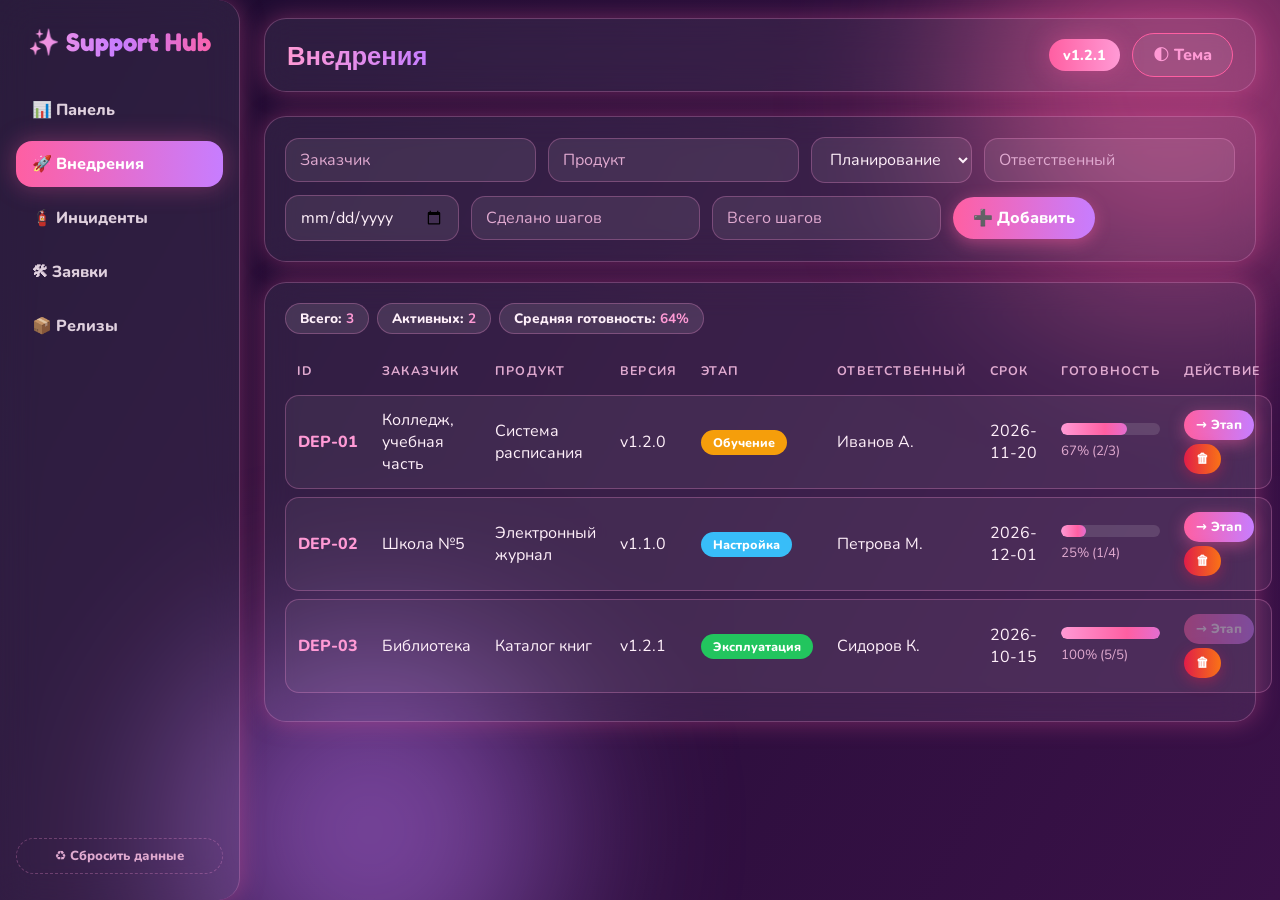
<file: deployments.html>
<!DOCTYPE html>
<html lang="ru">
<head>
  <meta charset="UTF-8">
  <meta name="viewport" content="width=device-width, initial-scale=1">
  <title>Smart Support Hub: Внедрения</title>
  <link rel="preconnect" href="https://fonts.googleapis.com">
  <link href="https://fonts.googleapis.com/css2?family=Fredoka:wght@500;700&family=Nunito:wght@400;700;800&display=swap" rel="stylesheet">
  <link rel="stylesheet" href="assets/css/style.css">
</head>
<body>
  <aside class="sidebar">
    <div class="logo">Support Hub</div>
    <nav>
      <a href="index.html">📊 Панель</a>
      <a href="deployments.html" class="active">🚀 Внедрения</a>
      <a href="incidents.html">🧯 Инциденты</a>
      <a href="maintenance.html">🛠 Заявки</a>
      <a href="releases.html">📦 Релизы</a>
    </nav>
  </aside>

  <div class="main">
    <header class="topbar">
      <h1>Внедрения</h1>
      <div>
        <span id="currentVersion">v1.2.1</span>
        <button id="themeButton">🌓 Тема</button>
      </div>
    </header>

    <main class="content">
      <form id="deploymentForm" class="card">
        <input id="client" placeholder="Заказчик">
        <input id="product" placeholder="Продукт">
        <select id="stage">
          <option value="planning">Планирование</option>
          <option value="setup">Настройка</option>
          <option value="training">Обучение</option>
          <option value="production">Эксплуатация</option>
        </select>
        <input id="owner" placeholder="Ответственный">
        <input id="plannedDate" type="date">
        <input id="done" type="number" min="0" placeholder="Сделано шагов">
        <input id="total" type="number" min="1" placeholder="Всего шагов">
        <button type="submit">➕ Добавить</button>
      </form>

      <div class="card">
        <div class="chips">
          <span class="chip">Всего: <b id="depTotal">0</b></span>
          <span class="chip">Активных: <b id="depActive">0</b></span>
          <span class="chip">Средняя готовность: <b id="depAvg">0%</b></span>
        </div>
        <table>
          <thead>
            <tr><th>ID</th><th>Заказчик</th><th>Продукт</th><th>Версия</th><th>Этап</th><th>Ответственный</th><th>Срок</th><th>Готовность</th><th>Действие</th></tr>
          </thead>
          <tbody id="deploymentTable"></tbody>
        </table>
      </div>
    </main>
  </div>

  <script src="assets/js/data.js"></script>
  <script src="assets/js/storage.js"></script>
  <script src="assets/js/utils.js"></script>
  <script src="assets/js/deployments.js"></script>
</body>
</html>
</file>
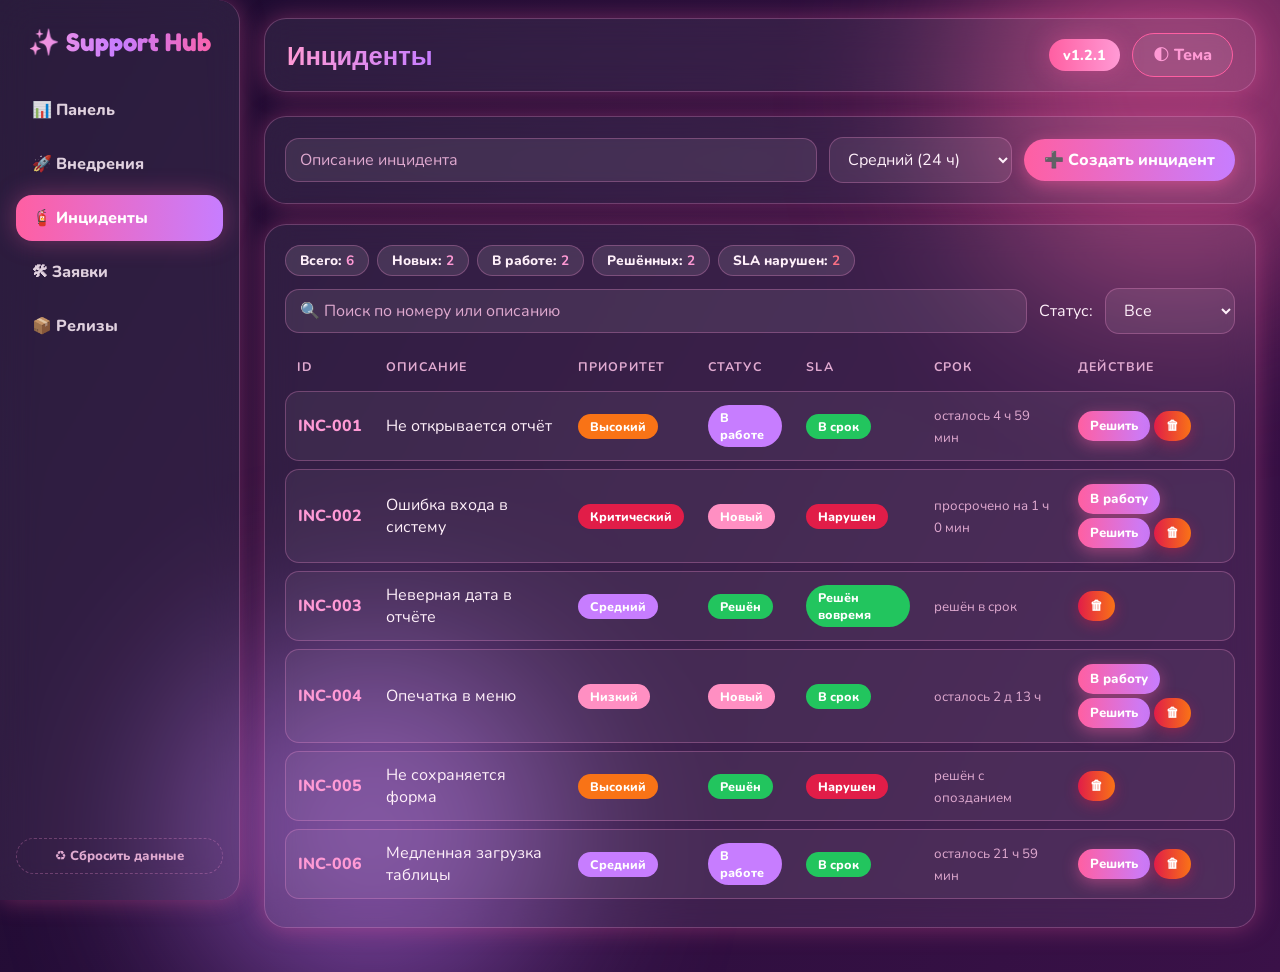
<file: incidents.html>
<!DOCTYPE html>
<html lang="ru">
<head>
  <meta charset="UTF-8">
  <meta name="viewport" content="width=device-width, initial-scale=1">
  <title>Smart Support Hub: Инциденты</title>
  <link rel="preconnect" href="https://fonts.googleapis.com">
  <link href="https://fonts.googleapis.com/css2?family=Fredoka:wght@500;700&family=Nunito:wght@400;700;800&display=swap" rel="stylesheet">
  <link rel="stylesheet" href="assets/css/style.css">
</head>
<body>
  <aside class="sidebar">
    <div class="logo">Support Hub</div>
    <nav>
      <a href="index.html">📊 Панель</a>
      <a href="deployments.html">🚀 Внедрения</a>
      <a href="incidents.html" class="active">🧯 Инциденты</a>
      <a href="maintenance.html">🛠 Заявки</a>
      <a href="releases.html">📦 Релизы</a>
    </nav>
  </aside>

  <div class="main">
    <header class="topbar">
      <h1>Инциденты</h1>
      <div>
        <span id="currentVersion">v1.2.1</span>
        <button id="themeButton">🌓 Тема</button>
      </div>
    </header>

    <main class="content">
      <form id="incidentForm" class="card">
        <input id="title" placeholder="Описание инцидента">
        <select id="priority">
          <option value="critical">Критический (4 ч)</option>
          <option value="high">Высокий (8 ч)</option>
          <option value="medium" selected>Средний (24 ч)</option>
          <option value="low">Низкий (72 ч)</option>
        </select>
        <button type="submit">➕ Создать инцидент</button>
      </form>

      <div class="card">
        <div class="chips">
          <span class="chip">Всего: <b id="cntAll">0</b></span>
          <span class="chip">Новых: <b id="cntNew">0</b></span>
          <span class="chip">В работе: <b id="cntProgress">0</b></span>
          <span class="chip">Решённых: <b id="cntResolved">0</b></span>
          <span class="chip warn">SLA нарушен: <b id="cntBreached">0</b></span>
        </div>

        <div class="toolbar">
          <input id="search" type="search" placeholder="🔍 Поиск по номеру или описанию">
          <label for="statusFilter">Статус:</label>
          <select id="statusFilter">
            <option value="all">Все</option>
            <option value="new">Новые</option>
            <option value="in_progress">В работе</option>
            <option value="resolved">Решённые</option>
          </select>
        </div>

        <table>
          <thead>
            <tr><th>ID</th><th>Описание</th><th>Приоритет</th><th>Статус</th><th>SLA</th><th>Срок</th><th>Действие</th></tr>
          </thead>
          <tbody id="incidentTable"></tbody>
        </table>
      </div>
    </main>
  </div>

  <script src="assets/js/data.js"></script>
  <script src="assets/js/storage.js"></script>
  <script src="assets/js/utils.js"></script>
  <script src="assets/js/incidents.js"></script>
</body>
</html>
</file>
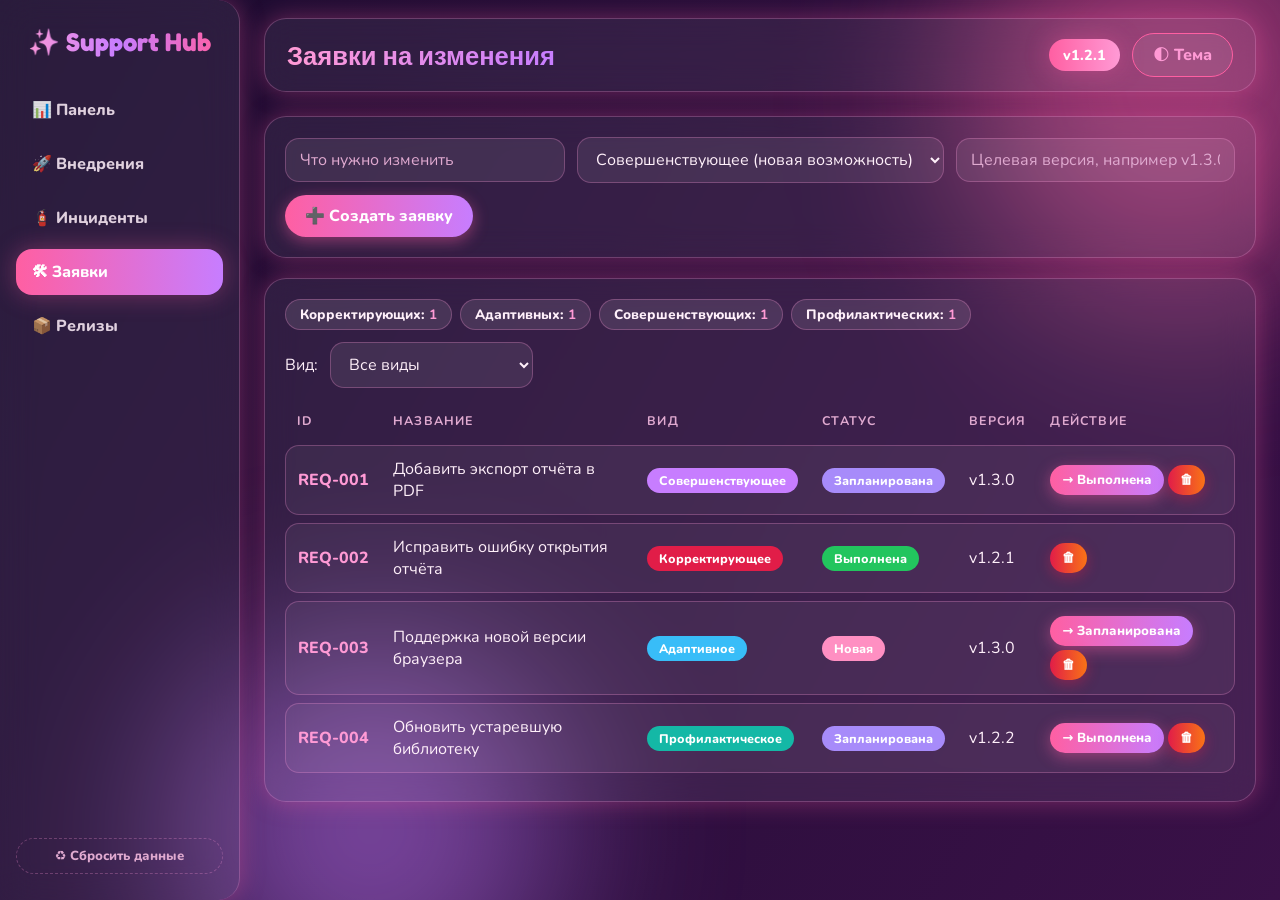
<file: maintenance.html>
<!DOCTYPE html>
<html lang="ru">
<head>
  <meta charset="UTF-8">
  <meta name="viewport" content="width=device-width, initial-scale=1">
  <title>Smart Support Hub: Заявки</title>
  <link rel="preconnect" href="https://fonts.googleapis.com">
  <link href="https://fonts.googleapis.com/css2?family=Fredoka:wght@500;700&family=Nunito:wght@400;700;800&display=swap" rel="stylesheet">
  <link rel="stylesheet" href="assets/css/style.css">
</head>
<body>
  <aside class="sidebar">
    <div class="logo">Support Hub</div>
    <nav>
      <a href="index.html">📊 Панель</a>
      <a href="deployments.html">🚀 Внедрения</a>
      <a href="incidents.html">🧯 Инциденты</a>
      <a href="maintenance.html" class="active">🛠 Заявки</a>
      <a href="releases.html">📦 Релизы</a>
    </nav>
  </aside>

  <div class="main">
    <header class="topbar">
      <h1>Заявки на изменения</h1>
      <div>
        <span id="currentVersion">v1.2.1</span>
        <button id="themeButton">🌓 Тема</button>
      </div>
    </header>

    <main class="content">
      <form id="requestForm" class="card">
        <input id="reqTitle" placeholder="Что нужно изменить">
        <select id="reqType">
          <option value="corrective">Корректирующее (исправить ошибку)</option>
          <option value="adaptive">Адаптивное (новая среда)</option>
          <option value="perfective" selected>Совершенствующее (новая возможность)</option>
          <option value="preventive">Профилактическое (заранее)</option>
        </select>
        <input id="reqVersion" placeholder="Целевая версия, например v1.3.0">
        <button type="submit">➕ Создать заявку</button>
      </form>

      <div class="card">
        <div class="chips">
          <span class="chip">Корректирующих: <b id="cnt-corrective">0</b></span>
          <span class="chip">Адаптивных: <b id="cnt-adaptive">0</b></span>
          <span class="chip">Совершенствующих: <b id="cnt-perfective">0</b></span>
          <span class="chip">Профилактических: <b id="cnt-preventive">0</b></span>
        </div>

        <div class="toolbar">
          <label for="typeFilter">Вид:</label>
          <select id="typeFilter">
            <option value="all">Все виды</option>
            <option value="corrective">Корректирующее</option>
            <option value="adaptive">Адаптивное</option>
            <option value="perfective">Совершенствующее</option>
            <option value="preventive">Профилактическое</option>
          </select>
        </div>

        <table>
          <thead>
            <tr><th>ID</th><th>Название</th><th>Вид</th><th>Статус</th><th>Версия</th><th>Действие</th></tr>
          </thead>
          <tbody id="requestTable"></tbody>
        </table>
      </div>
    </main>
  </div>

  <script src="assets/js/data.js"></script>
  <script src="assets/js/storage.js"></script>
  <script src="assets/js/utils.js"></script>
  <script src="assets/js/maintenance.js"></script>
</body>
</html>
</file>
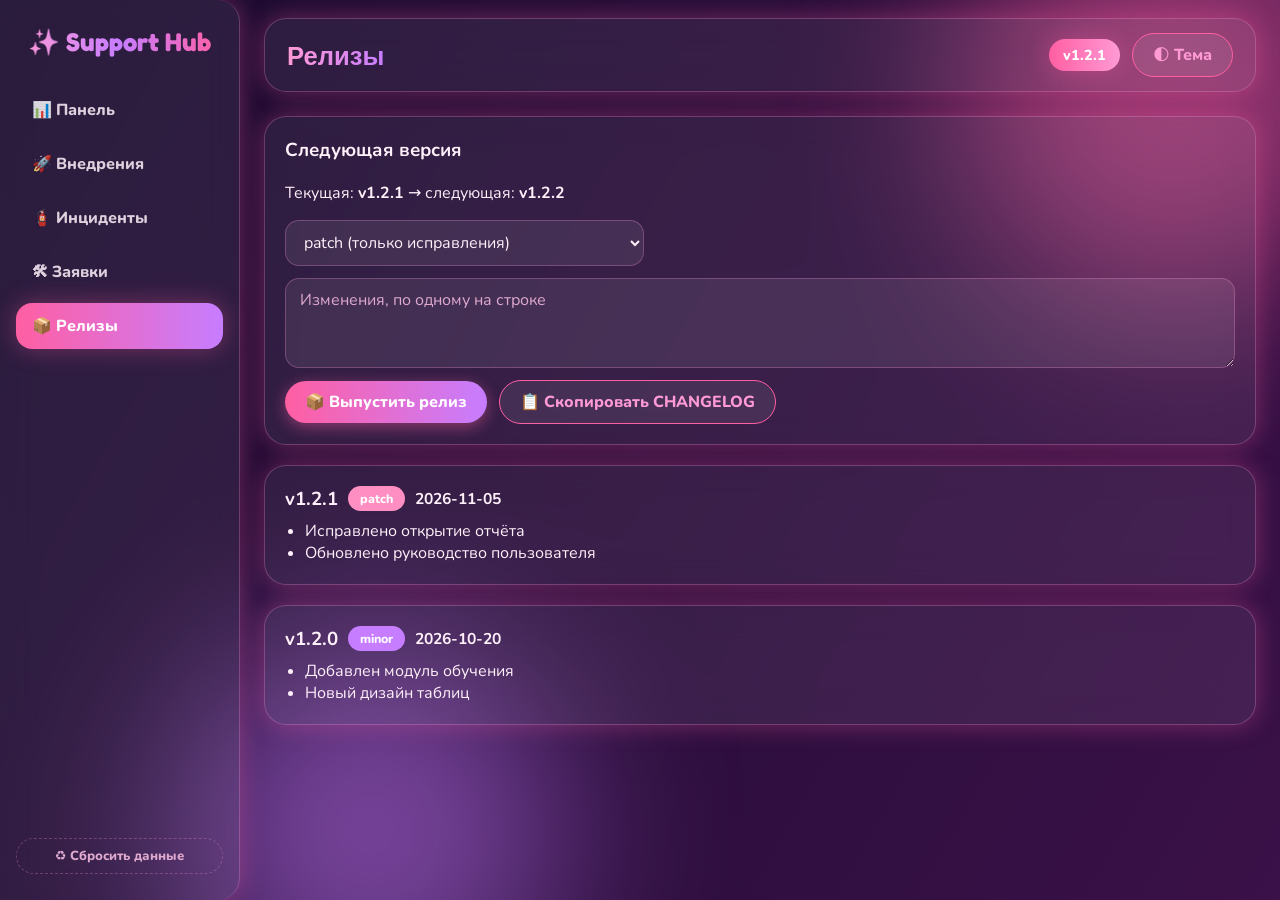
<file: releases.html>
<!DOCTYPE html>
<html lang="ru">
<head>
  <meta charset="UTF-8">
  <meta name="viewport" content="width=device-width, initial-scale=1">
  <title>Smart Support Hub: Релизы</title>
  <link rel="preconnect" href="https://fonts.googleapis.com">
  <link href="https://fonts.googleapis.com/css2?family=Fredoka:wght@500;700&family=Nunito:wght@400;700;800&display=swap" rel="stylesheet">
  <link rel="stylesheet" href="assets/css/style.css">
</head>
<body>
  <aside class="sidebar">
    <div class="logo">Support Hub</div>
    <nav>
      <a href="index.html">📊 Панель</a>
      <a href="deployments.html">🚀 Внедрения</a>
      <a href="incidents.html">🧯 Инциденты</a>
      <a href="maintenance.html">🛠 Заявки</a>
      <a href="releases.html" class="active">📦 Релизы</a>
    </nav>
  </aside>

  <div class="main">
    <header class="topbar">
      <h1>Релизы</h1>
      <div>
        <span id="currentVersion">v1.2.1</span>
        <button id="themeButton">🌓 Тема</button>
      </div>
    </header>

    <main class="content">
      <div class="card">
        <h3>Следующая версия</h3>
        <p>Текущая: <b id="curVer"></b> → следующая: <b id="nextVer"></b></p>

        <form id="releaseForm">
          <select id="relLevel">
            <option value="patch">patch (только исправления)</option>
            <option value="minor">minor (новая совместимая возможность)</option>
            <option value="major">major (несовместимые изменения)</option>
          </select>
          <textarea id="relChanges" placeholder="Изменения, по одному на строке"></textarea>
          <button type="submit">📦 Выпустить релиз</button>
          <button type="button" id="copyChangelog" class="btn-ghost">📋 Скопировать CHANGELOG</button>
        </form>
      </div>

      <div id="releaseList"></div>
    </main>
  </div>

  <script src="assets/js/data.js"></script>
  <script src="assets/js/storage.js"></script>
  <script src="assets/js/utils.js"></script>
  <script src="assets/js/releases.js"></script>
</body>
</html>
</file>
<file: assets/css/style.css>
/* ===== Smart Support Hub: Pink Neon Glass ===== */
:root {
  --bg1: #1a0b2e; --bg2: #3a1148; --bg3: #5a1a55;
  --glass: rgba(255, 255, 255, 0.07);
  --glass-border: rgba(255, 150, 215, 0.28);
  --text: #fff0fa; --muted: #e0aad0;
  --accent: #ff5fa2; --accent2: #ff9ad5; --accent3: #c77dff;
  --glow: 0 0 24px rgba(255, 95, 162, 0.35);
  --radius: 22px;
}
body.light {
  --bg1: #fff0f8; --bg2: #ffd9ee; --bg3: #f3d2ff;
  --glass: rgba(255, 255, 255, 0.7);
  --glass-border: rgba(236, 63, 140, 0.25);
  --text: #4a1a3a; --muted: #a8668c;
  --accent: #ec3f8c; --accent2: #ff8fc2; --accent3: #b45be0;
  --glow: 0 8px 24px rgba(236, 63, 140, 0.22);
}

* { box-sizing: border-box; }

body {
  margin: 0; min-height: 100vh; display: flex;
  font-family: "Nunito", system-ui, sans-serif; color: var(--text);
  background: linear-gradient(120deg, var(--bg1), var(--bg2), var(--bg3), var(--bg2));
  background-size: 300% 300%;
  animation: flow 18s ease infinite;
}
@keyframes flow { 0%, 100% { background-position: 0% 50%; } 50% { background-position: 100% 50%; } }

/* плавающие размытые облака */
body::before, body::after {
  content: ""; position: fixed; border-radius: 50%; filter: blur(90px);
  pointer-events: none; z-index: 0; opacity: 0.5;
}
body::before { width: 420px; height: 420px; background: var(--accent); top: -120px; right: -100px; animation: float 14s ease-in-out infinite; }
body::after { width: 380px; height: 380px; background: var(--accent3); bottom: -120px; left: 180px; animation: float 17s ease-in-out infinite reverse; }
@keyframes float { 0%, 100% { transform: translate(0, 0); } 50% { transform: translate(-50px, 60px); } }

/* ===== Sidebar ===== */
.sidebar {
  position: sticky; top: 0; height: 100vh; width: 240px; flex-shrink: 0; z-index: 2;
  display: flex; flex-direction: column;
  padding: 26px 16px;
  background: var(--glass); backdrop-filter: blur(18px);
  border-right: 1px solid var(--glass-border);
  border-radius: 0 var(--radius) var(--radius) 0;
  box-shadow: var(--glow);
}
.logo {
  font-family: "Fredoka", sans-serif; font-size: 1.6rem; font-weight: 700;
  text-align: center; margin-bottom: 30px;
  background: linear-gradient(90deg, var(--accent2), var(--accent3), var(--accent));
  -webkit-background-clip: text; background-clip: text; color: transparent;
}
.logo::before { content: "✨ "; }
.sidebar nav { display: flex; flex-direction: column; gap: 8px; flex: 0 0 auto; }
.sidebar a {
  color: var(--text); text-decoration: none; font-weight: 800;
  padding: 12px 16px; border-radius: 16px; opacity: 0.85;
  transition: transform 0.25s, background 0.25s, box-shadow 0.25s;
}
.sidebar a:hover { background: rgba(255, 255, 255, 0.12); transform: translateX(8px); opacity: 1; }
.sidebar a.active {
  opacity: 1; color: #fff;
  background: linear-gradient(90deg, var(--accent), var(--accent3));
  box-shadow: var(--glow);
}
.reset-btn {
  margin-top: auto; font-size: 0.82rem; padding: 8px 12px;
  background: transparent; color: var(--muted); border: 1px dashed var(--glass-border); box-shadow: none;
}
.reset-btn:hover { color: var(--accent2); border-color: var(--accent); box-shadow: none; }

/* ===== Topbar ===== */
.main { flex: 1; min-width: 0; position: relative; z-index: 1; }
.topbar {
  display: flex; justify-content: space-between; align-items: center;
  margin: 18px 24px 0; padding: 14px 22px;
  background: var(--glass); backdrop-filter: blur(16px);
  border: 1px solid var(--glass-border); border-radius: var(--radius);
  box-shadow: var(--glow);
}
.topbar h1 {
  margin: 0; font-family: "Fredoka", sans-serif; font-size: 1.6rem;
  background: linear-gradient(90deg, var(--accent2), var(--accent3));
  -webkit-background-clip: text; background-clip: text; color: transparent;
}
.topbar > div { display: flex; align-items: center; gap: 12px; }
#currentVersion {
  padding: 6px 14px; border-radius: 999px; font-weight: 800; font-size: 0.9rem; color: #fff;
  background: linear-gradient(90deg, var(--accent), var(--accent2));
  box-shadow: var(--glow); animation: pulse 2.5s ease-in-out infinite;
}
@keyframes pulse { 50% { box-shadow: 0 0 30px rgba(255, 95, 162, 0.8); } }

.content { padding: 24px; }

/* ===== Карточки ===== */
.card {
  background: var(--glass); backdrop-filter: blur(16px);
  border: 1px solid var(--glass-border); border-radius: var(--radius);
  padding: 20px; margin-bottom: 20px; box-shadow: var(--glow);
  animation: pop 0.6s ease both;
  transition: transform 0.3s, border-color 0.3s;
}
.card:hover { transform: translateY(-5px) rotate(-0.4deg); border-color: var(--accent); }
@keyframes pop { from { opacity: 0; transform: translateY(24px) scale(0.96); } to { opacity: 1; transform: none; } }
h3 { margin-top: 0; }

/* приветственный баннер */
.hero {
  background: linear-gradient(120deg, rgba(255, 95, 162, 0.35), rgba(199, 125, 255, 0.35));
  display: flex; align-items: center; gap: 18px;
}
.hero .wave { font-size: 3rem; animation: wave 2.2s ease-in-out infinite; transform-origin: 70% 70%; }
@keyframes wave { 0%, 60%, 100% { transform: rotate(0); } 10%, 30% { transform: rotate(16deg); } 20%, 40% { transform: rotate(-10deg); } 50% { transform: rotate(8deg); } }
.hero h2 { margin: 0 0 4px; font-family: "Fredoka", sans-serif; font-size: 1.5rem; }
.hero p { margin: 0; color: var(--muted); font-weight: 700; }

.kpi-grid { display: grid; grid-template-columns: repeat(4, 1fr); gap: 18px; margin-bottom: 20px; }
.kpi-grid .card { position: relative; overflow: hidden; margin-bottom: 0; }
.kpi-grid .card::after {
  content: ""; position: absolute; right: -28px; top: -28px; width: 100px; height: 100px;
  border-radius: 50%; background: linear-gradient(135deg, var(--accent2), var(--accent3)); opacity: 0.4;
}
.kpi-grid .card:nth-child(2) { animation-delay: 0.1s; }
.kpi-grid .card:nth-child(3) { animation-delay: 0.2s; }
.kpi-grid .card:nth-child(4) { animation-delay: 0.3s; }
.kpi-label { color: var(--muted); font-weight: 700; font-size: 0.9rem; }
.kpi-value {
  font-family: "Fredoka", sans-serif; font-size: 2.6rem; font-weight: 700; margin-top: 6px;
  background: linear-gradient(90deg, var(--accent2), var(--accent));
  -webkit-background-clip: text; background-clip: text; color: transparent;
}

.charts { display: grid; grid-template-columns: 1fr 1fr; gap: 18px; margin-bottom: 20px; }
.charts .card { margin-bottom: 0; }
.charts canvas { max-height: 320px; }
.wide-chart canvas { max-height: 300px; }

/* ===== Таблицы ===== */
table { width: 100%; border-collapse: separate; border-spacing: 0 8px; }
th { text-align: left; padding: 8px 12px; color: var(--muted); font-size: 0.78rem; text-transform: uppercase; letter-spacing: 1.2px; }
td { padding: 12px; background: rgba(255, 255, 255, 0.05); border-top: 1px solid var(--glass-border); border-bottom: 1px solid var(--glass-border); }
td:first-child { border-left: 1px solid var(--glass-border); border-radius: 14px 0 0 14px; font-weight: 800; color: var(--accent2); white-space: nowrap; }
td:last-child { border-right: 1px solid var(--glass-border); border-radius: 0 14px 14px 0; }
tbody tr { transition: transform 0.2s; }
tbody tr:hover { transform: scale(1.012); }
tbody tr:hover td { background: rgba(255, 255, 255, 0.12); }
td small { color: var(--muted); }
td.empty { text-align: center; color: var(--muted); font-weight: 700; padding: 28px; border-radius: 14px; }
td button { padding: 6px 12px; font-size: 0.82rem; margin: 2px 0; }

/* ===== Панель инструментов (поиск, фильтры, счётчики) ===== */
.toolbar { display: flex; flex-wrap: wrap; gap: 12px; align-items: center; margin-bottom: 8px; }
.toolbar input { flex: 1 1 220px; }
.chips { display: flex; flex-wrap: wrap; gap: 8px; margin-bottom: 12px; }
.chip {
  padding: 5px 14px; border-radius: 999px; font-size: 0.85rem; font-weight: 800;
  background: rgba(255, 255, 255, 0.1); border: 1px solid var(--glass-border);
}
.chip b { color: var(--accent2); }
.chip.warn b { color: #fb7185; }

/* ===== Формы и кнопки ===== */
form { display: flex; flex-wrap: wrap; gap: 12px; align-items: center; }
input, select, textarea {
  font: inherit; color: var(--text); outline: none;
  background: rgba(255, 255, 255, 0.08); border: 1px solid var(--glass-border);
  border-radius: 14px; padding: 10px 14px; transition: border-color 0.2s, box-shadow 0.2s;
}
input::placeholder, textarea::placeholder { color: var(--muted); }
select option { color: #4a1a3a; }
input:focus, select:focus, textarea:focus { border-color: var(--accent); box-shadow: 0 0 0 4px rgba(255, 95, 162, 0.25); }
form input:not([type]), form input[type="text"] { flex: 1 1 200px; }
form textarea { flex: 1 1 100%; min-height: 90px; }

button {
  font: inherit; font-weight: 800; cursor: pointer; color: #fff; border: none;
  border-radius: 999px; padding: 10px 20px;
  background: linear-gradient(90deg, var(--accent), var(--accent3));
  box-shadow: 0 4px 16px rgba(255, 95, 162, 0.45);
  transition: transform 0.2s, box-shadow 0.2s, opacity 0.2s;
}
button:hover { transform: translateY(-3px) scale(1.05); box-shadow: 0 10px 24px rgba(255, 95, 162, 0.6); }
button:active { transform: scale(0.95); }
button:disabled { opacity: 0.4; cursor: not-allowed; transform: none; box-shadow: none; }
#themeButton { background: var(--glass); color: var(--accent2); border: 1px solid var(--accent); box-shadow: none; }
.btn-danger { background: linear-gradient(90deg, #e11d48, #f97316); box-shadow: 0 4px 14px rgba(225, 29, 72, 0.4); }
.btn-ghost { background: var(--glass); color: var(--accent2); border: 1px solid var(--accent); box-shadow: none; }

/* ===== Метки ===== */
.badge {
  display: inline-block; padding: 4px 12px; border-radius: 999px;
  font-size: 0.78rem; font-weight: 800; color: #fff; background: var(--accent);
}
.badge.critical, .badge.breached, .badge.corrective, .badge.major { background: #e11d48; }
.badge.high { background: #f97316; }
.badge.medium, .badge.in_progress, .badge.perfective, .badge.minor { background: #c77dff; }
.badge.low, .badge.new, .badge.patch { background: #ff8fc2; }
.badge.resolved, .badge.met, .badge.done, .badge.on_track, .badge.production { background: #22c55e; }
.badge.planned, .badge.planning { background: #a78bfa; }
.badge.setup, .badge.adaptive { background: #38bdf8; }
.badge.training { background: #f59e0b; }
.badge.preventive { background: #14b8a6; }

/* ===== Полоса прогресса с блеском ===== */
.progress { height: 12px; background: rgba(255, 255, 255, 0.12); border-radius: 999px; overflow: hidden; margin-bottom: 4px; }
.progress > span {
  display: block; height: 100%; border-radius: 999px; transition: width 0.6s;
  background: linear-gradient(90deg, var(--accent2), var(--accent), var(--accent3), var(--accent2));
  background-size: 200% 100%; animation: shimmer 2.5s linear infinite;
}
@keyframes shimmer { to { background-position: -200% 0; } }

/* ===== Релизы ===== */
.release-card ul { margin: 8px 0 0; padding-left: 20px; }
.release-card h3 { margin: 0 0 6px; display: flex; gap: 10px; align-items: center; flex-wrap: wrap; }

/* ===== Уведомления и конфетти ===== */
#toasts { position: fixed; right: 20px; bottom: 20px; z-index: 100; display: flex; flex-direction: column; gap: 10px; }
.toast {
  padding: 12px 18px; border-radius: 16px; font-weight: 800; color: #fff;
  background: linear-gradient(90deg, var(--accent), var(--accent3));
  box-shadow: var(--glow); animation: slideIn 0.35s ease both;
}
.toast.out { animation: slideOut 0.35s ease forwards; }
@keyframes slideIn { from { opacity: 0; transform: translateX(40px); } to { opacity: 1; transform: none; } }
@keyframes slideOut { to { opacity: 0; transform: translateX(40px); } }

.confetti { position: fixed; top: -20px; pointer-events: none; z-index: 99; animation: fall 2.2s ease-in forwards; }
@keyframes fall { to { transform: translateY(105vh) rotate(540deg); opacity: 0.4; } }

/* ===== Адаптив ===== */
@media (max-width: 900px) {
  .kpi-grid, .charts { grid-template-columns: 1fr 1fr; }
  .sidebar { width: 200px; }
}
@media (max-width: 600px) {
  body { flex-direction: column; }
  .sidebar { position: static; width: 100%; height: auto; padding: 12px; border-radius: 0 0 var(--radius) var(--radius); }
  .logo { margin-bottom: 10px; font-size: 1.25rem; }
  .sidebar nav { flex-direction: row; overflow-x: auto; }
  .sidebar a { white-space: nowrap; padding: 8px 12px; }
  .reset-btn { margin-top: 10px; }
  .topbar { margin: 12px; flex-direction: column; gap: 8px; }
  .content { padding: 12px; }
  .kpi-grid, .charts { grid-template-columns: 1fr; }
  .hero { flex-direction: column; text-align: center; }
  table { display: block; overflow-x: auto; }
}
</file>
